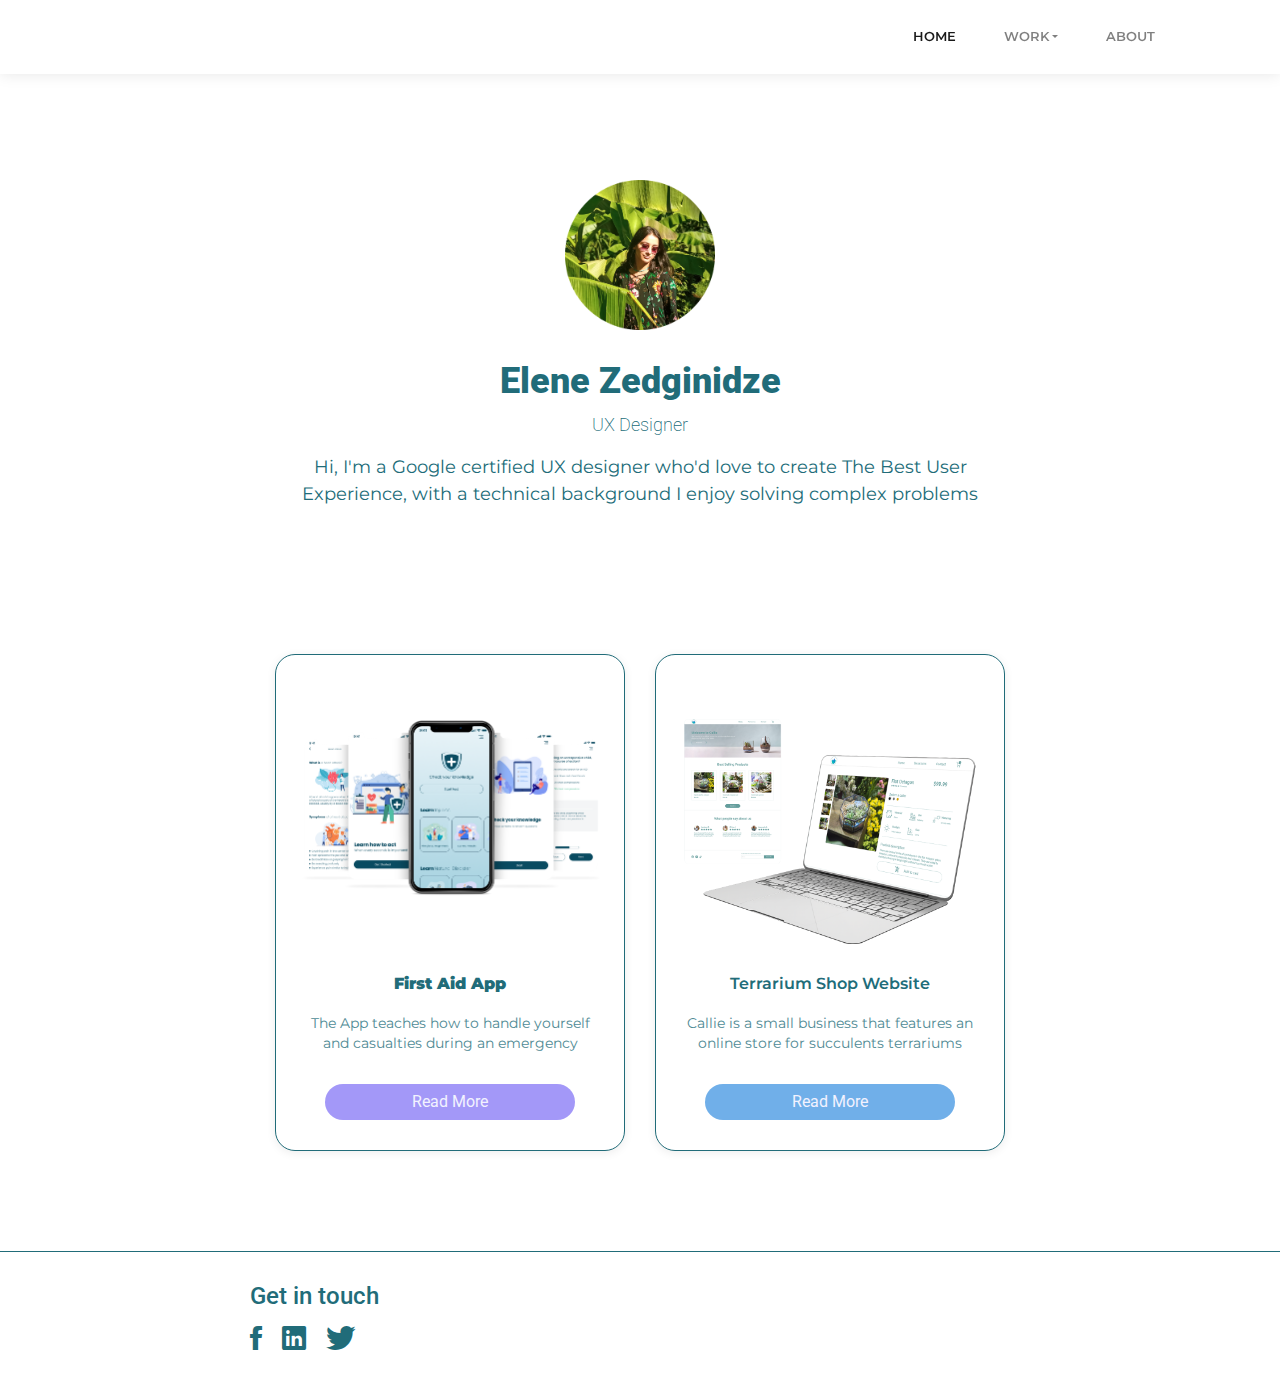
<file: index.html>
<!DOCTYPE html>
<html>

<head>
    <meta charset="utf-8">
    <meta name="viewport" content="width=device-width, initial-scale=1.0, shrink-to-fit=no">
    <title>Home - Elene, UX Designer</title>
    <meta name="description" content="Elene Zedginidze's Portfolio">
    <link rel="stylesheet" href="assets/bootstrap/css/bootstrap.min.css">
    <link rel="stylesheet" href="https://fonts.googleapis.com/css?family=Montserrat:400,400i,700,700i,600,600i">
    <link rel="stylesheet" href="https://fonts.googleapis.com/css?family=Roboto:100,300,400,500,700">
    <link rel="stylesheet" href="assets/fonts/ionicons.min.css">
    <link rel="stylesheet" href="assets/css/Contact-Form-Clean.css">
    <link rel="stylesheet" href="assets/css/Social-Icons.css">
    <link rel="stylesheet" href="assets/css/styles.css">
</head>

<body>
    <nav class="navbar navbar-light navbar-expand-lg fixed-top bg-white clean-navbar" style="padding-bottom: 19.2px;">
        <div class="container">
            <div class="collapse navbar-collapse" id="navcol-1">
                <ul class="navbar-nav ml-auto">
                    <li class="nav-item"><a class="nav-link active" href="index.html">Home</a></li>
                    <li class="nav-item dropdown"><a class="dropdown-toggle nav-link" aria-expanded="false" data-toggle="dropdown">WORK</a>
                        <div class="dropdown-menu" style="margin-left: -16px;"><a class="dropdown-item" href="first-aid-app.html">First Aid App&nbsp;</a><a class="dropdown-item" href="terrarium-shop.html">Terrarium Shop</a></div>
                    </li>
                    <li class="nav-item"><a class="nav-link" href="about.html">About</a></li>
                </ul>
            </div>
        </div>
    </nav>
    <main class="page landing-page" style="opacity: 1;">
        <section>
            <div class="container">
                <div class="d-flex flex-column justify-content-center align-items-center" style="margin-top: 100px;">
                    <div><img src="assets/img/elene_cover.png" style="width: 150px;"></div>
                    <div style="margin-top: 30px;">
                        <h1 class="h1-bold" style="color: var(--accent400);">Elene Zedginidze</h1>
                    </div>
                    <div>
                        <p class="h1-clear" style="font-size: 18px !important;color: var(--accent400);">UX Designer</p>
                    </div>
                    <div class="description">
                        <p style="text-align: center;color: var(--accent400);font-size: 18px;">Hi, I'm a Google certified UX designer who'd love to create The Best User Experience, with a technical background I enjoy solving complex problems<br></p>
                    </div>
                </div>
            </div>
        </section>
        <section class="clean-block about-us" style="margin-top: 130px;">
            <div class="container">
                <div class="row justify-content-center">
                    <div class="col-sm-6 col-lg-4 d-flex flex-fill">
                        <div class="card text-center clean-card">
                            <div class="cover"><img class="img-fluid" src="assets/img/FirstAidCover.png" width="300" height="200"></div>
                            <div class="card-body d-flex flex-column justify-content-end info">
                                <div>
                                    <div>
                                        <h4 class="card_title"><strong>First Aid App</strong><br></h4>
                                    </div>
                                    <div class="card_desc_container">
                                        <p class="card_desc">The App teaches how to handle yourself and casualties during an emergency<br></p>
                                    </div>
                                </div>
                                <div><a class="btn btn-primary" role="button" href="first-aid-app.html">Read More</a></div>
                            </div>
                        </div>
                    </div>
                    <div class="col-sm-6 col-lg-4 d-flex flex-fill">
                        <div class="card text-center clean-card">
                            <div class="cover"><img class="img-fluid" src="assets/img/TerrariumCover.png" width="300" height="200"></div>
                            <div class="card-body d-flex flex-column justify-content-end info">
                                <div>
                                    <div>
                                        <h4 class="card_title">Terrarium Shop Website</h4>
                                    </div>
                                    <div class="card_desc_container">
                                        <p class="card_desc">Callie is a small business that features an online store for succulents terrariums<br></p>
                                    </div>
                                </div>
                                <div><a class="btn btn-primary" role="button" style="color: var(--primary100);background: var(--secondary400);border-radius: 50px;border-width: 0px;border-color: var(--secondary400);" href="terrarium-shop.html">Read More</a></div>
                            </div>
                        </div>
                    </div>
                </div>
            </div>
        </section>
    </main>
    <footer class="page-footer">
        <div>
            <h1 class="social_title">Get in touch</h1>
        </div>
        <div>
            <div class="social-icons"><a href="#"><i class="icon ion-social-facebook"></i></a><a href="#"><i class="icon ion-social-linkedin"></i></a><a href="#"><i class="icon ion-social-twitter"></i></a></div>
        </div>
    </footer>
    <script src="assets/js/jquery.min.js"></script>
    <script src="assets/bootstrap/js/bootstrap.min.js"></script>
</body>

</html>
</file>
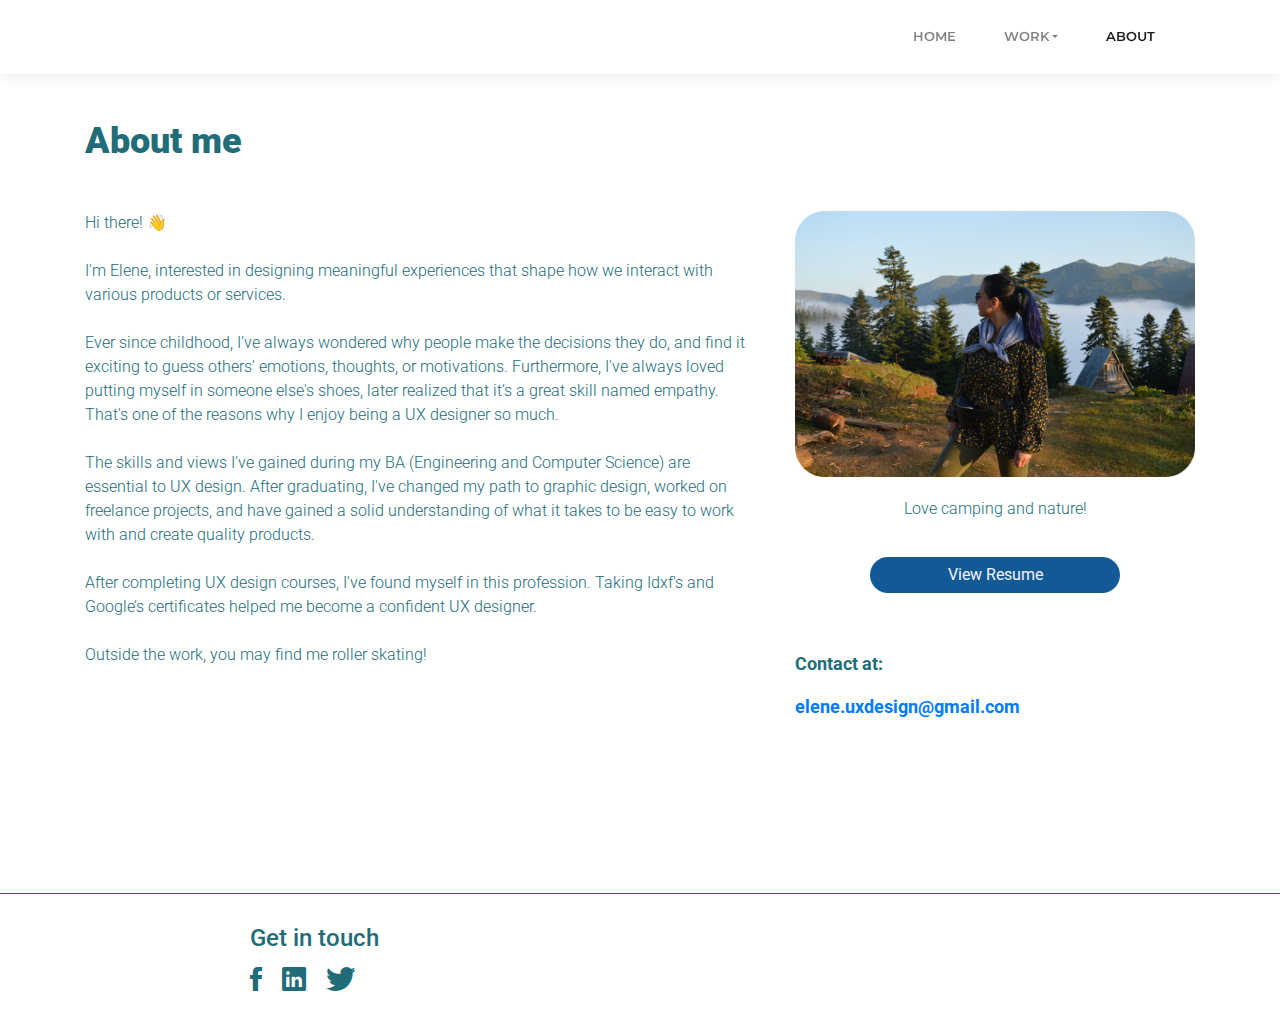
<file: about.html>
<!DOCTYPE html>
<html>

<head>
    <meta charset="utf-8">
    <meta name="viewport" content="width=device-width, initial-scale=1.0, shrink-to-fit=no">
    <title>eleneux</title>
    <meta name="description" content="Elene Zedginidze's Portfolio">
    <link rel="stylesheet" href="assets/bootstrap/css/bootstrap.min.css">
    <link rel="stylesheet" href="https://fonts.googleapis.com/css?family=Montserrat:400,400i,700,700i,600,600i">
    <link rel="stylesheet" href="https://fonts.googleapis.com/css?family=Roboto:100,300,400,500,700">
    <link rel="stylesheet" href="assets/fonts/ionicons.min.css">
    <link rel="stylesheet" href="assets/css/Contact-Form-Clean.css">
    <link rel="stylesheet" href="assets/css/Social-Icons.css">
    <link rel="stylesheet" href="assets/css/styles.css">
</head>

<body>
    <nav class="navbar navbar-light navbar-expand-lg fixed-top bg-white clean-navbar" style="padding-bottom: 19.2px;">
        <div class="container">
            <div class="collapse navbar-collapse" id="navcol-1">
                <ul class="navbar-nav ml-auto">
                    <li class="nav-item"><a class="nav-link" href="index.html">Home</a></li>
                    <li class="nav-item dropdown"><a class="dropdown-toggle nav-link" aria-expanded="false" data-toggle="dropdown">WORK</a>
                        <div class="dropdown-menu" style="margin-left: -16px;"><a class="dropdown-item" href="first-aid-app.html">First Aid App&nbsp;</a><a class="dropdown-item" href="terrarium-shop.html">Terrarium Shop</a></div>
                    </li>
                    <li class="nav-item"><a class="nav-link active" href="about.html">About</a></li>
                </ul>
            </div>
        </div>
    </nav>
    <main class="page landing-page" style="opacity: 1;">
        <section>
            <div class="extra-space"></div>
            <div class="container">
                <div>
                    <h1 class="h1-bold" style="color: var(--accent400);">About me</h1>
                    <div class="extra-space"></div>
                </div>
            </div>
            <div class="container d-flex">
                <div class="about-page-content-left">
                    <p class="text" style="color: var(--accent400);">Hi there! 👋 <br><br>I'm Elene, interested in designing meaningful experiences that shape how we interact with various products or services. <br><br>Ever since childhood, I’ve always wondered why people make the decisions they do, and find it exciting to guess others' emotions, thoughts, or motivations. Furthermore, I've always loved putting myself in someone else's shoes, later realized that it’s a great skill named empathy. That's one of the reasons why I enjoy being a UX designer so much.<br><br>The skills and views I’ve gained during my BA (Engineering and Computer Science) are essential to UX design. After graduating, I've changed my path to graphic design, worked on freelance projects, and have gained a solid understanding of what it takes to be easy to work with and create quality products.<br><br>After completing UX design courses, I've found myself in this profession. Taking Idxf's and Google’s certificates helped me become a confident UX designer.<br><br>Outside the work, you may find me roller skating!&nbsp;<br></p>
                </div>
                <div class="about-page-content-right">
                    <div><img src="assets/img/AboutPage_Elene.png" style="width: 400px;"></div>
                    <div class="extra-space" style="margin-top: -20px;"></div>
                    <div>
                        <p class="text" style="color: var(--accent400);text-align: center;">Love camping and nature!<br></p>
                    </div>
                    <div class="extra-space" style="margin-top: -20px;"></div>
                    <div class="d-flex justify-content-center"><a class="btn btn-primary" role="button" style="background: var(--secondary500);">View Resume</a></div>
                    <div class="extra-space" style="margin-top: -20px;"></div>
                    <div class="extra-space" style="margin-top: -20px;"></div>
                    <div class="extra-space" style="margin-top: -20px;"></div>
                    <div class="extra-space">
                        <h1 class="h2-title" style="text-align: left;color: var(--accent400);">Contact at:<br><a href="#"><br>elene.uxdesign@gmail.com<br></a></h1>
                    </div>
                </div>
            </div>
            <div class="container about-page-content-info">
                <div>
                    <div class="divider"></div>
                    <div><a class="btn btn-primary" role="button" style="background: var(--secondary500);">View Resume</a></div>
                    <div class="divider"></div>
                    <div class="extra-space">
                        <h1 class="h2-title" style="text-align: left;color: var(--accent400);">Contact at:<br><a href="#"><br>elene.uxdesign@gmail.com<br></a></h1>
                    </div>
                </div>
            </div>
        </section>
    </main>
    <div class="divider"></div>
    <footer class="page-footer">
        <div>
            <h1 class="social_title">Get in touch</h1>
        </div>
        <div>
            <div class="social-icons"><a href="#"><i class="icon ion-social-facebook"></i></a><a href="#"><i class="icon ion-social-linkedin"></i></a><a href="#"><i class="icon ion-social-twitter"></i></a></div>
        </div>
    </footer>
    <script src="assets/js/jquery.min.js"></script>
    <script src="assets/bootstrap/js/bootstrap.min.js"></script>
</body>

</html>
</file>
<file: assets/css/Contact-Form-Clean.css>
.contact-clean {
  background: #f1f7fc;
  padding: 80px 0;
}

@media (max-width:767px) {
  .contact-clean {
    padding: 20px 0;
  }
}

.contact-clean form {
  max-width: 480px;
  width: 90%;
  margin: 0 auto;
  background-color: #ffffff;
  padding: 40px;
  border-radius: 4px;
  color: #505e6c;
  box-shadow: 1px 1px 5px rgba(0,0,0,0.1);
}

@media (max-width:767px) {
  .contact-clean form {
    padding: 30px;
  }
}

.contact-clean h2 {
  margin-top: 5px;
  font-weight: bold;
  font-size: 28px;
  margin-bottom: 36px;
  color: inherit;
}

.contact-clean .form-group:last-child {
  margin-bottom: 5px;
}

.contact-clean form .form-control {
  background: #fff;
  border-radius: 2px;
  box-shadow: 1px 1px 1px rgba(0,0,0,0.05);
  outline: none;
  color: inherit;
  padding-left: 12px;
  height: 42px;
}

.contact-clean form .form-control:focus {
  border: 1px solid #b2b2b2;
}

.contact-clean form textarea.form-control {
  min-height: 100px;
  max-height: 260px;
  padding-top: 10px;
  resize: vertical;
}

.contact-clean form .btn {
  padding: 16px 32px;
  border: none;
  background: none;
  box-shadow: none;
  text-shadow: none;
  opacity: 0.9;
  text-transform: uppercase;
  font-weight: bold;
  font-size: 13px;
  letter-spacing: 0.4px;
  line-height: 1;
  outline: none !important;
}

.contact-clean form .btn:hover {
  opacity: 1;
}

.contact-clean form .btn:active {
  transform: translateY(1px);
}

.contact-clean form .btn-primary {
  background-color: #055ada !important;
  margin-top: 15px;
  color: #fff;
}

.about-content-container {
  display: flex;
  margin-bottom: 200px;
}

.about-page-content-info {
}

@media (min-width: 992px) {
  .container.about-page-content-info {
    display: none;
  }
}
</file>
<file: assets/css/Social-Icons.css>
.social-icons i {
  font-size: 32px;
  display: inline-block;
  color: var(--accent400);
  text-align: center;
  line-height: normal;
  margin-right: 20px;
}
</file>
<file: assets/css/styles.css>
html, body {
  height: 100%;
  width: 100%;
  --primary500: #4d3aa8;
  --primary400: #7c70e9;
  --primary300: #a398f8;
  --primary200: #e1dff6;
  --primary100: #f2f2ff;
  --secondary500: #125a95;
  --secondary400: #70afe9;
  --secondary300: #c5e3ff;
  --secondary200: #d9edff;
  --secondary100: #f2f8ff;
  --accent500: #094b61;
  --accent400: #216c79;
  --accent300: #46a3a0;
  --gray500: #565f67;
  --gray400: #969fa7;
  --gray300: #d5d9dc;
  --gray200: #e3e5e8;
  --gray100: #f4f5f6;
  --dark: #2d2d2d;
  --light: #ffffff;
}

@media (min-width: 576px) {
  .h1-bold {
    color: var(--gray500);
    font-size: 36px !important;
    font-weight: 900;
    font-family: Roboto, sans-serif;
  }
}

.h1-bold {
  color: var(--gray500);
  font-size: 24px;
  font-weight: 900;
  font-family: Roboto, sans-serif;
}

@media (min-width: 576px) {
  .h1-clear {
    color: var(--gray400);
    font-size: 36px !important;
    font-weight: 200;
    font-family: Roboto, sans-serif;
  }
}

.h1-clear {
  color: var(--gray400);
  font-size: 24px;
  font-weight: 200;
  font-family: Roboto, sans-serif;
}

.subtitle {
  font-family: Roboto, sans-serif;
  color: var(--gray400);
  font-size: 12px;
  font-weight: 300;
  line-height: 4px;
  letter-spacing: 0px;
  padding-left: 2px;
}

@media (min-width: 576px) {
  .subtitle {
    font-family: Roboto, sans-serif;
    color: var(--gray400);
    font-size: 16px;
    font-weight: 300;
    line-height: 4px;
    letter-spacing: 0px;
    padding-left: 2px;
  }
}

.title {
  text-align: center;
  font-family: Roboto, sans-serif;
  color: var(--gray500);
  letter-spacing: 0px;
  font-weight: 300;
  font-size: 24px;
}

@media (min-width: 576px) {
  .title {
    text-align: center;
    font-family: Roboto, sans-serif;
    color: var(--gray500);
    letter-spacing: 0px;
    font-weight: 300;
    font-size: 48px;
  }
}

@media (min-width: 576px) {
  .h2-title {
    text-align: center;
    font-family: Roboto, sans-serif;
    font-weight: 700;
    font-size: 18px !important;
    color: var(--gray500);
  }
}

.h2-title {
  text-align: center;
  font-family: Roboto, sans-serif;
  font-weight: 700;
  font-size: 14px;
  color: var(--gray500);
}

@media (min-width: 768px) {
  .text {
    font-family: Roboto, sans-serif;
    font-weight: 300;
    color: var(--gray500);
    font-size: 16px !important;
  }
}

.text {
  font-family: Roboto, sans-serif;
  font-weight: 300;
  color: var(--gray500);
  font-size: 12px;
}

@media (min-width: 576px) {
  .card-secondary-large {
    background: var(--secondary300);
    border-radius: 80px;
    box-shadow: 0px 6px 8px 1px rgba(0, 0, 0, 0.25);
    padding: 32px;
    height: 400px;
    display: flex;
    justify-content: center;
    align-items: center;
    flex-direction: column;
  }
}

.card-secondary-large {
  background: var(--secondary300);
  border-radius: 80px;
  box-shadow: 0px 6px 8px 1px rgba(0, 0, 0, 0.25);
  padding: 32px;
  display: flex;
  justify-content: center;
  align-items: center;
  flex-direction: column;
  margin-bottom: 16px;
}

@media (min-width: 576px) {
  .card-secondary-medium {
    background: var(--secondary200);
    padding: 32px;
    border-radius: 80px;
    height: 300px;
    font-family: Roboto, sans-serif;
    box-shadow: 0px 6px 8px 1px rgba(0, 0, 0, 0.25);
    display: flex;
    justify-content: center;
    align-items: center;
    flex-direction: column;
  }
}

.card-secondary-medium {
  background: var(--secondary200);
  padding: 32px;
  border-radius: 80px;
  font-family: Roboto, sans-serif;
  box-shadow: 0px 6px 8px 1px rgba(0, 0, 0, 0.25);
  display: flex;
  justify-content: center;
  align-items: center;
  flex-direction: column;
  margin-bottom: 16px;
}

@media (min-width: 576px) {
  .card-secondary-small {
    background: var(--secondary100);
    border-radius: 80px;
    height: 200px;
    font-family: Roboto, sans-serif;
    box-shadow: 0px 6px 8px 1px rgba(0, 0, 0, 0.25);
    display: flex;
    justify-content: center;
    align-items: center;
    flex-direction: column;
    padding-bottom: 8px;
    padding-top: 24px;
    padding-left: 32px;
    padding-right: 32px;
    border-radius: 80px;
  }
}

.card-secondary-small {
  background: var(--secondary100);
  padding-bottom: 8px;
  padding-top: 24px;
  padding-left: 32px;
  padding-right: 32px;
  border-radius: 80px;
  font-family: Roboto, sans-serif;
  box-shadow: 0px 6px 8px 1px rgba(0, 0, 0, 0.25);
  display: flex;
  justify-content: center;
  align-items: center;
  flex-direction: column;
  margin-bottom: 16px;
}

@media (min-width: 576px) {
  .card-primary-large {
    background: var(--primary200);
    border-radius: 80px;
    box-shadow: 0px 6px 8px 1px rgba(0, 0, 0, 0.25);
    padding: 32px;
    height: 400px;
    display: flex;
    justify-content: center;
    align-items: center;
    flex-direction: column;
  }
}

.card-primary-large {
  background: var(--primary200);
  border-radius: 80px;
  box-shadow: 0px 6px 8px 1px rgba(0, 0, 0, 0.25);
  padding: 32px;
  display: flex;
  justify-content: center;
  align-items: center;
  flex-direction: column;
  margin-bottom: 16px;
}

@media (min-width: 576px) {
  .card-primary-medium {
    background: var(--primary200);
    padding: 32px;
    border-radius: 80px;
    height: 300px;
    font-family: Roboto, sans-serif;
    box-shadow: 0px 6px 8px 1px rgba(0, 0, 0, 0.25);
    display: flex;
    justify-content: center;
    align-items: center;
    flex-direction: column;
  }
}

.card-primary-medium {
  background: var(--primary200);
  padding: 32px;
  border-radius: 80px;
  font-family: Roboto, sans-serif;
  box-shadow: 0px 6px 8px 1px rgba(0, 0, 0, 0.25);
  display: flex;
  justify-content: center;
  align-items: center;
  flex-direction: column;
  margin-bottom: 16px;
}

@media (min-width: 576px) {
  .card-primary-small {
    background: var(--primary100);
    border-radius: 80px;
    height: 200px;
    font-family: Roboto, sans-serif;
    box-shadow: 0px 6px 8px 1px rgba(0, 0, 0, 0.25);
    display: flex;
    justify-content: center;
    align-items: center;
    flex-direction: column;
    padding-bottom: 8px;
    padding-top: 24px;
    padding-left: 32px;
    padding-right: 32px;
    border-radius: 80px;
  }
}

.card-primary-small {
  background: var(--primary100);
  padding-bottom: 8px;
  padding-top: 24px;
  padding-left: 32px;
  padding-right: 32px;
  border-radius: 80px;
  font-family: Roboto, sans-serif;
  box-shadow: 0px 6px 8px 1px rgba(0, 0, 0, 0.25);
  display: flex;
  justify-content: center;
  align-items: center;
  flex-direction: column;
  margin-bottom: 16px;
}

.card-position > * {
  -ms-flex: 0 0 100%;
  flex: 0 0 100%;
  max-width: 100%;
}

@media (min-width: 768px) {
  .card-position > * {
    -ms-flex: 0 0 33.33333%;
    flex: 0 0 33.33333%;
    max-width: 33.33333%;
  }
}

.col.card-small-top-margin {
  margin-top: 0px;
}

@media (min-width: 576px) {
  .col.card-small-top-margin {
    margin-top: 20px;
  }
}

.col.card-medium-top-margin {
  margin-top: 0px;
}

@media (min-width: 576px) {
  .col.card-medium-top-margin {
    margin-top: -80px;
  }
}

.col.card-large-top-margin {
  margin-top: 0px;
}

@media (min-width: 576px) {
  .col.card-large-top-margin {
    margin-top: -180px;
  }
}

@media (min-width: 768px) {
  .divider {
    height: 200px !important;
  }
}

.divider {
  height: 100px;
}

.extra-space {
  height: 20px;
}

@media (min-width: 768px) {
  .extra-space {
    height: 40px;
  }
}

.banner-margin-top {
  margin-top: -20px;
}

@media (min-width: 768px) {
  .banner-margin-top {
    margin-top: 8px;
  }
}

@media (min-width: 768px) {
  .person-title {
    display: flex;
    justify-content: flex-start;
    align-items: center;
    flex-direction: row !important;
    align-content: center;
  }
}

.person-title {
  display: flex;
  justify-content: flex-start;
  align-items: center;
  flex-direction: column;
  align-content: center;
}

.dropdown-item.active, .dropdown-item:active {
  color: #fff;
  text-decoration: none;
  background-color: var(--gray300);
}

.page-footer {
  border-top: 1px solid var(--accent400);
  padding-left: 20px;
  padding-right: 20px;
}

@media (min-width: 576px) {
  .page-footer {
    border-top: 1px solid var(--accent400);
    padding-left: 100px;
    padding-right: 100px;
  }
}

@media (min-width: 768px) {
  .page-footer {
    border-top: 1px solid var(--accent400);
    padding-left: 250px;
    padding-right: 250px;
    padding-bottom: 30px;
  }
}

.card.clean-card {
  border-radius: 20px;
  border-width: 1px;
  border-color: #216C79;
}

.cover {
  margin-top: 60px;
  padding-right: 10px;
  padding-left: 10px;
}

.card_title {
  font-size: 36px;
  font-weight: bold;
  margin-bottom: 20px;
  color: var(--accent400);
}

.card_desc {
  color: var(--accent400);
}

.btn.btn-primary {
  color: var(--primary100);
  background: var(--primary300);
  border-radius: 50px;
  border-width: 0px;
  font-family: Roboto, sans-serif;
  width: 250px;
  text-align: center;
}

.card_desc_container {
  margin-bottom: 30px;
}

.description {
  margin-right: 5px;
  margin-left: 5px;
  color: var(--accent400);
}

@media (min-width: 768px) {
  .description {
    margin-right: 200px;
    margin-left: 200px;
    color: var(--accent400);
  }
}

.social_title {
  font-size: 24px;
  font-weight: 500;
  font-family: 'Roboto';
  color: var(--accent400);
}

.button_section_container {
  justify-content: center;
  display: flex;
}

.page-section-heading {
  display: flex;
  justify-content: center;
  flex-direction: column;
  align-items: flex-start;
}

@media (min-width: 768px) {
  .page-section-heading {
    display: flex;
    justify-content: space-between;
    flex-direction: row;
    align-items: center;
  }
}

.about-page-content-left {
  width: 800px;
  padding-right: 50px;
}

.about-page-content-right {
  display: none;
}

@media (min-width: 992px) {
  .about-page-content-right {
    display: block;
  }
}
</file>
